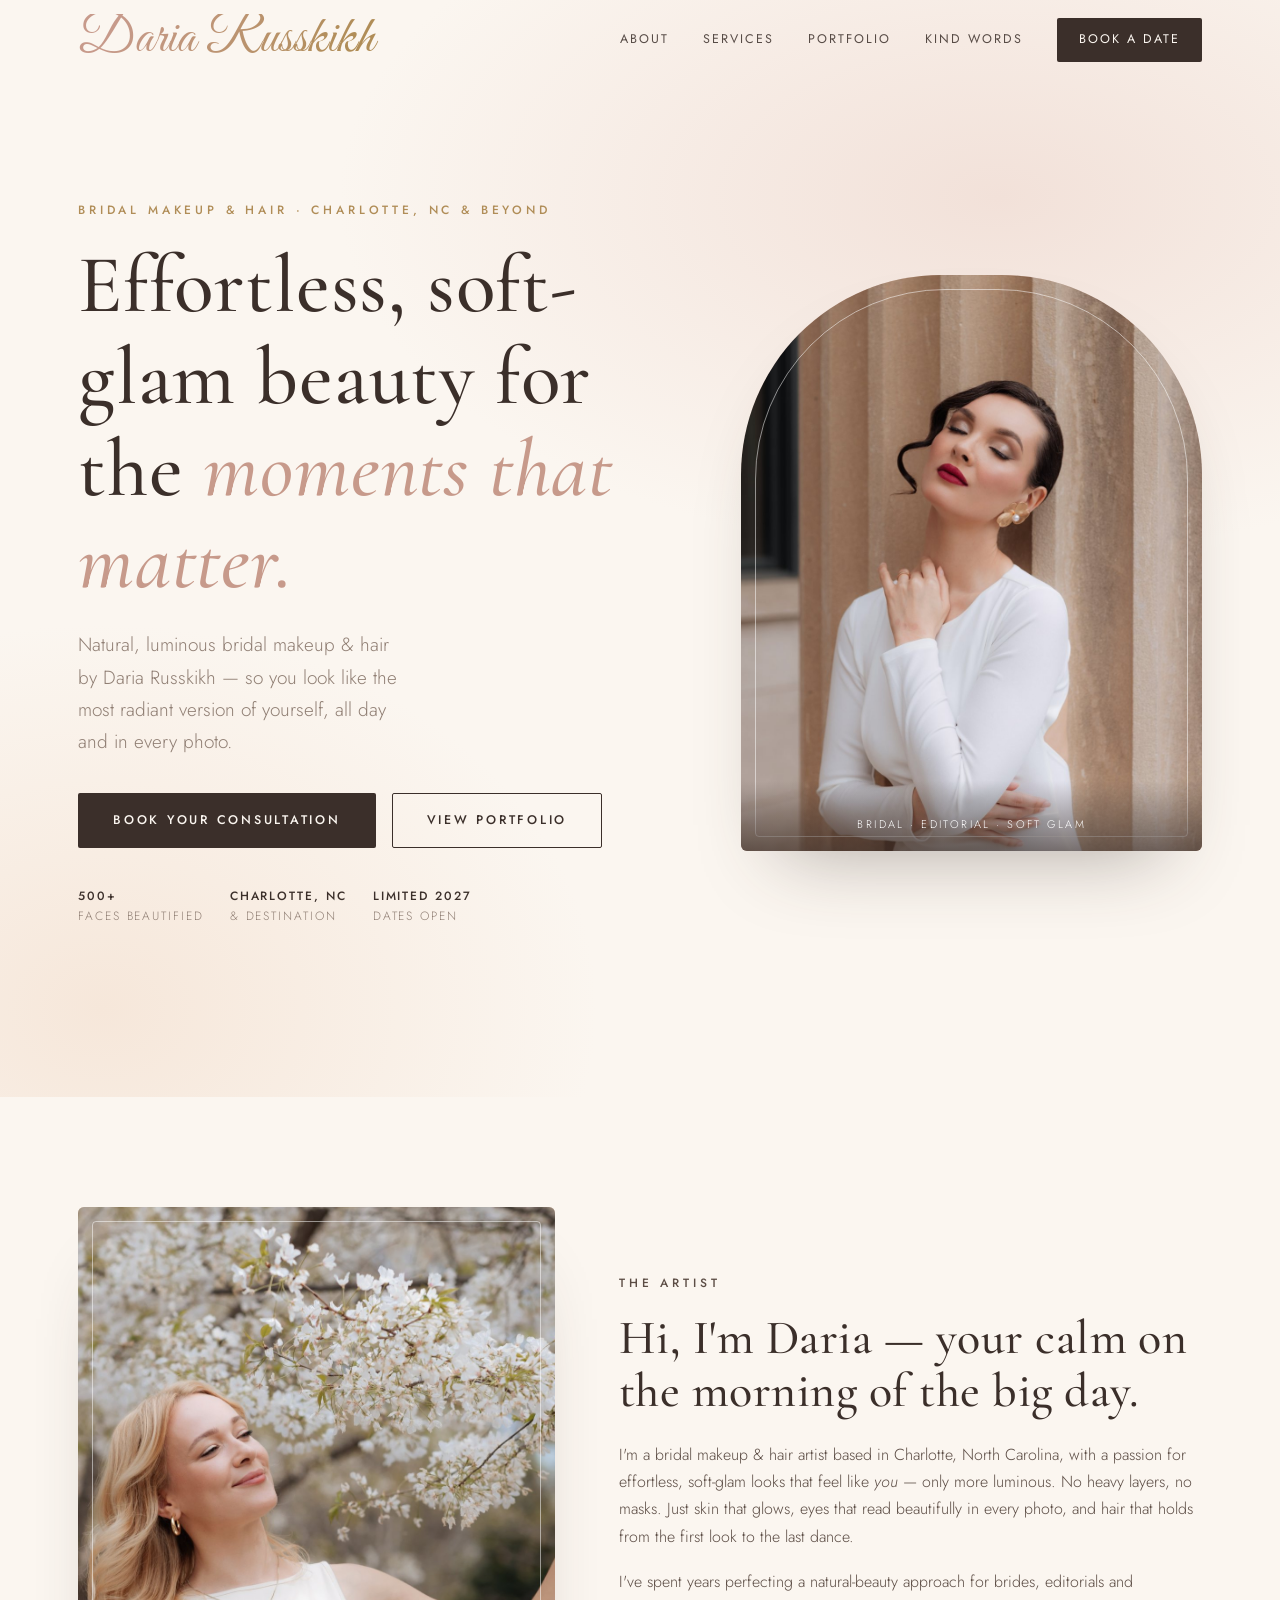
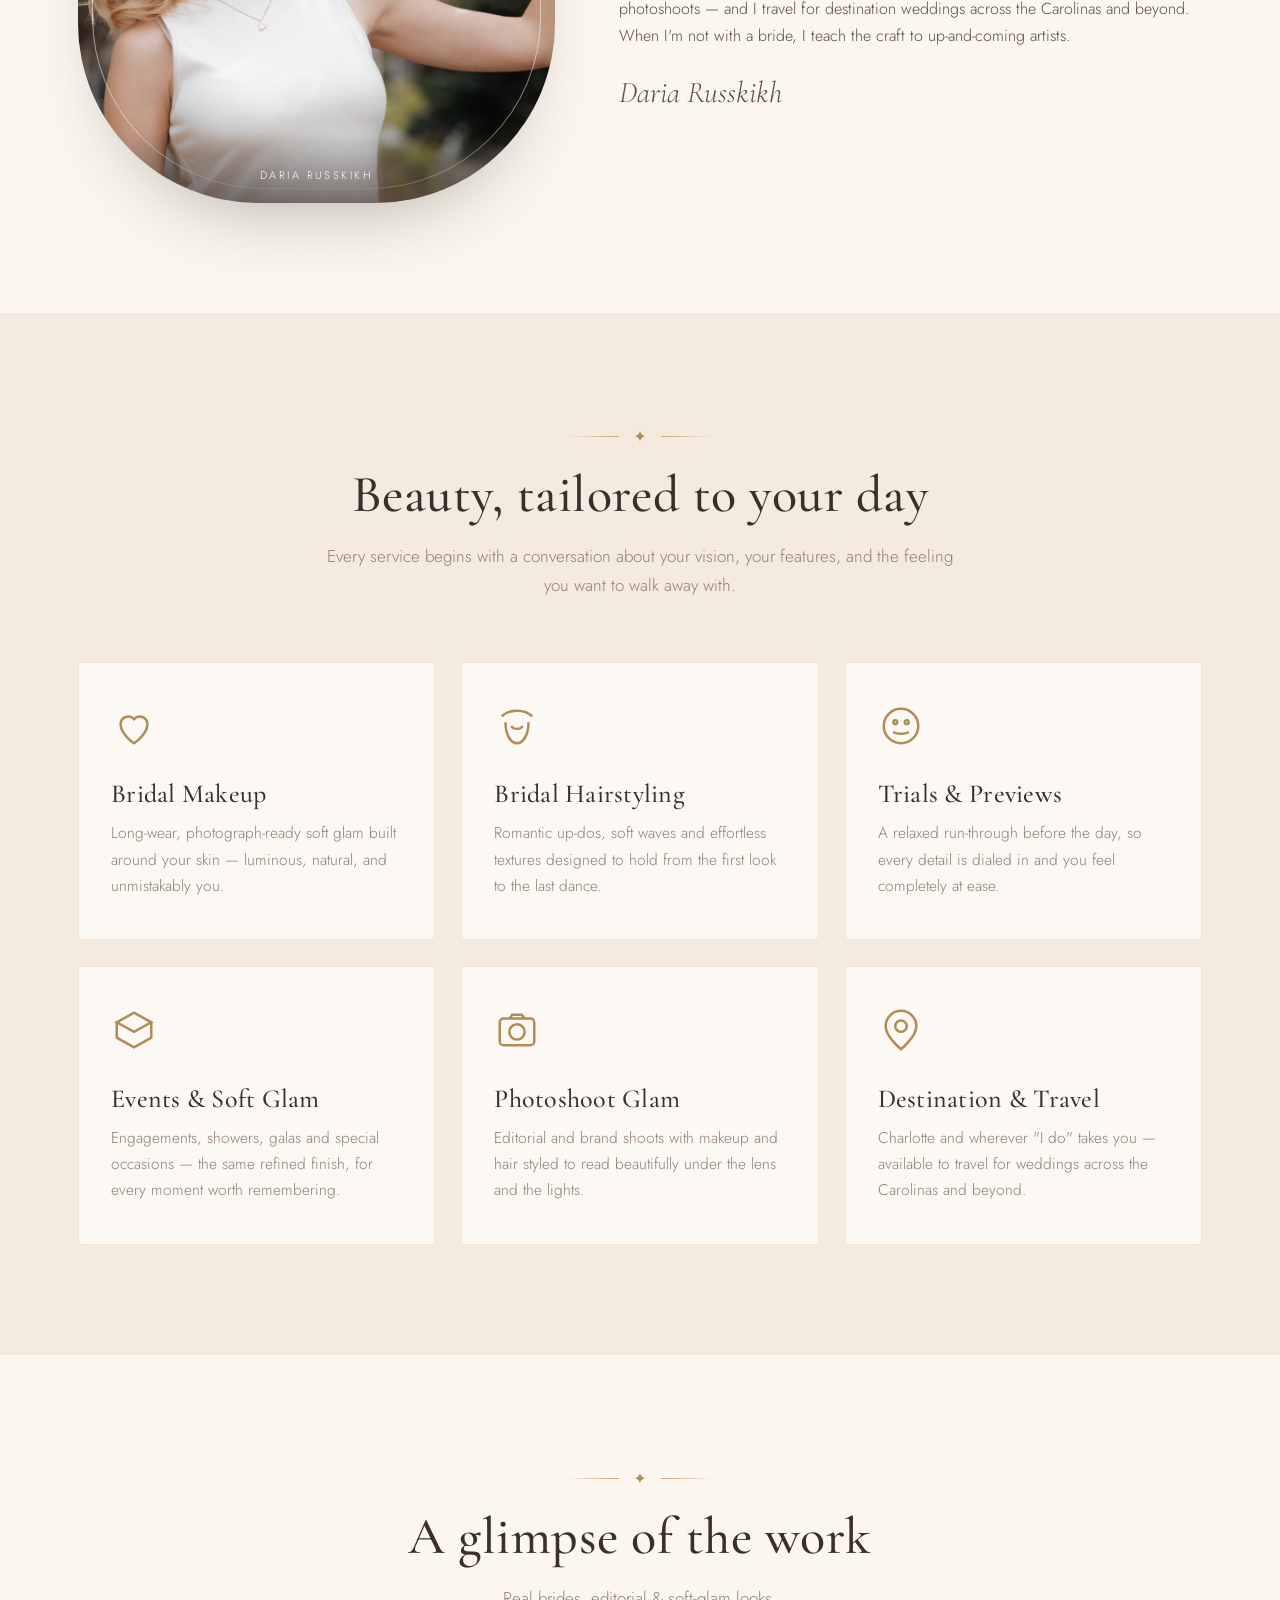
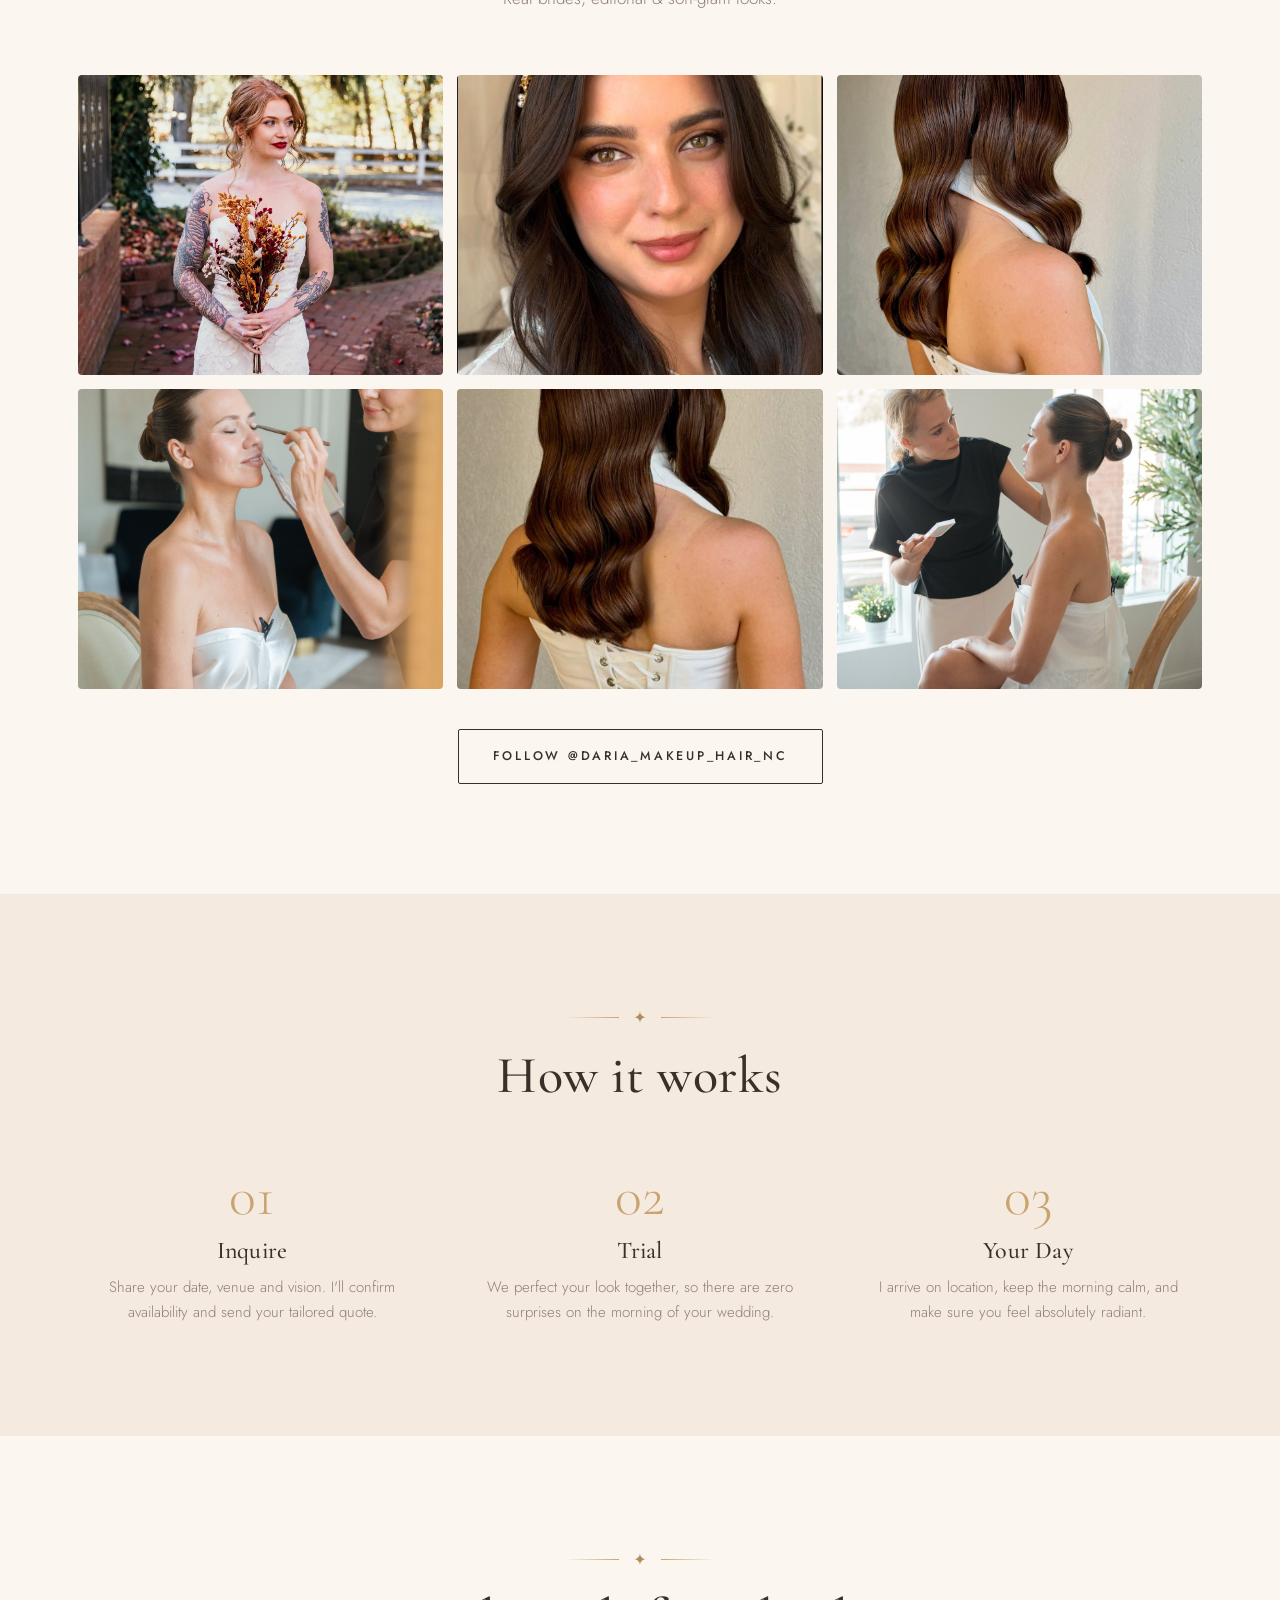
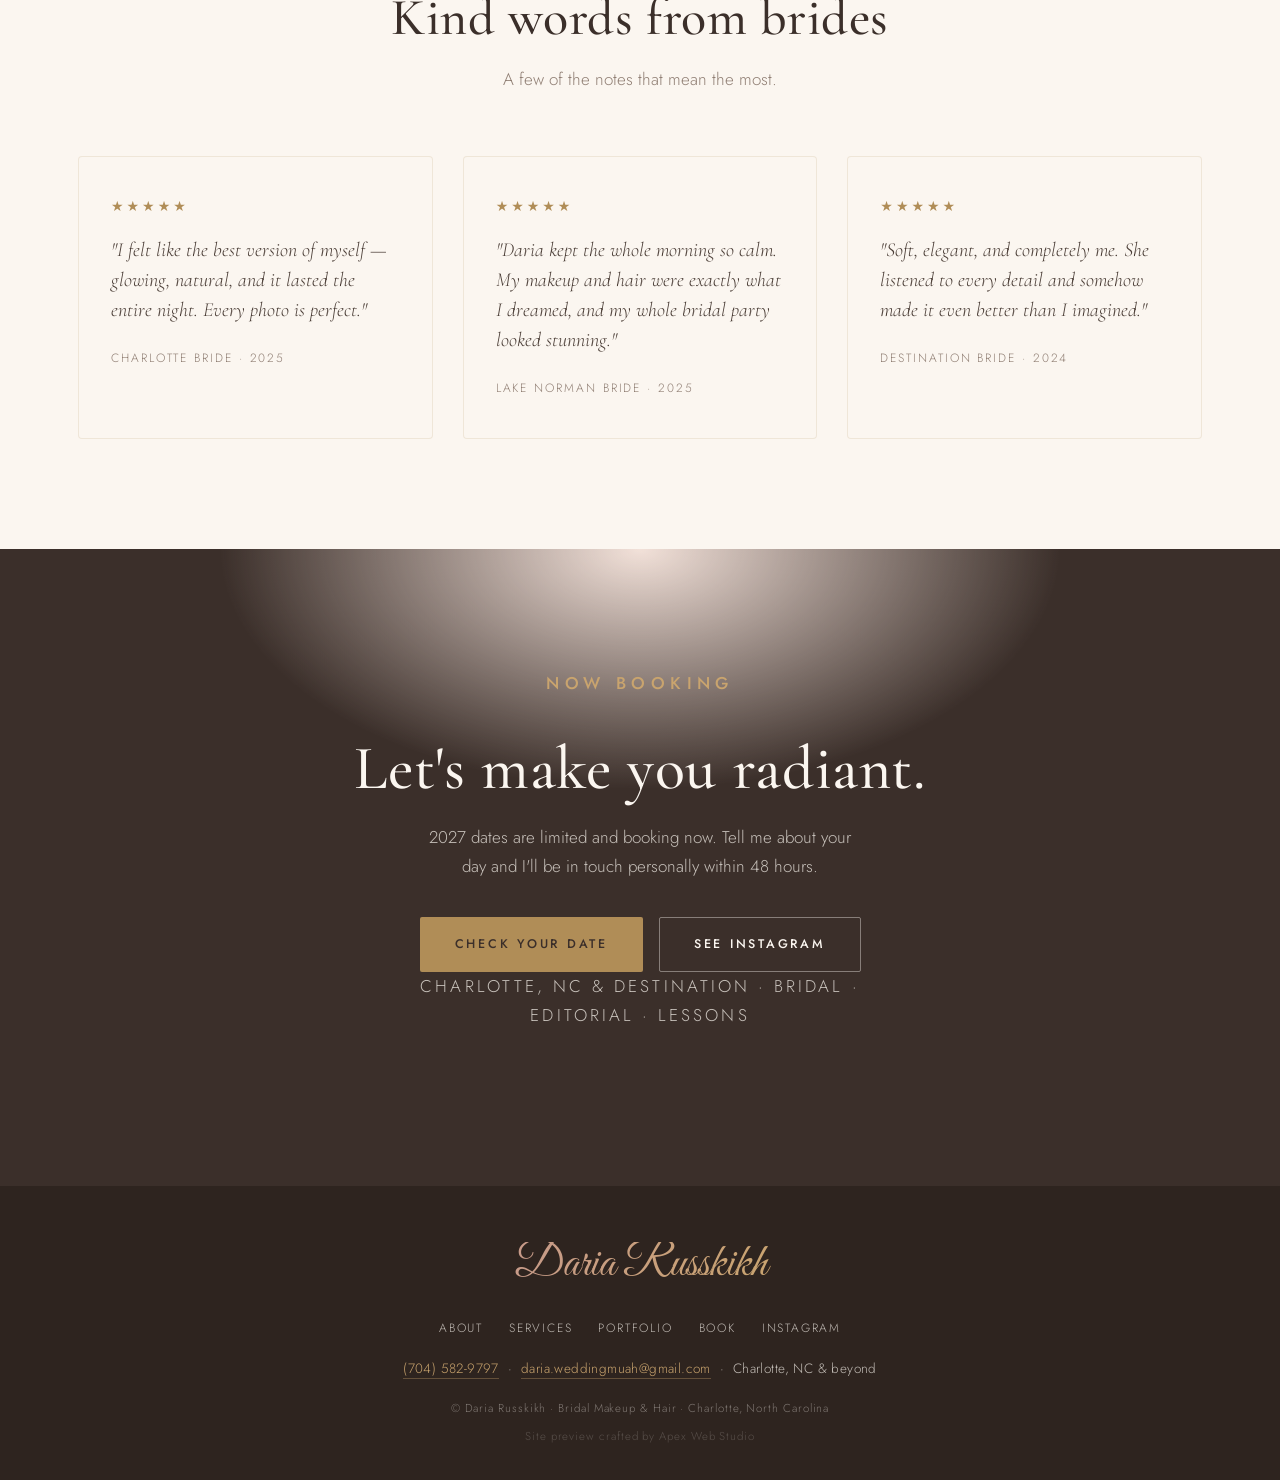
<file: index.html>
<!DOCTYPE html>
<html lang="en" class="no-js">
<head>
<script>document.documentElement.classList.remove('no-js');</script>
<meta charset="UTF-8">
<meta name="viewport" content="width=device-width, initial-scale=1">
<title>Daria Russkikh — Bridal Makeup & Hair | Charlotte, NC</title>
<meta name="description" content="Daria Russkikh — bridal makeup & hair artist in Charlotte, NC and beyond. Effortless soft-glam, natural beauty for your wedding day. Limited 2027 dates — book your consultation.">
<meta name="theme-color" content="#3B2F2A">
<meta property="og:title" content="Daria Russkikh — Bridal Makeup & Hair | Charlotte, NC">
<meta property="og:description" content="Effortless soft-glam, natural bridal beauty in Charlotte, NC & beyond. Book your 2027 date.">
<meta property="og:type" content="website">
<link rel="icon" href="assets/favicon.svg" type="image/svg+xml">
<link rel="preconnect" href="https://fonts.googleapis.com">
<link rel="preconnect" href="https://fonts.gstatic.com" crossorigin>
<link href="https://fonts.googleapis.com/css2?family=Cormorant+Garamond:ital,wght@0,400;0,500;0,600;1,400;1,500&family=Great+Vibes&family=Jost:wght@300;400;500;600&display=swap" rel="stylesheet">
<link rel="stylesheet" href="css/style.css?v=3">
</head>
<body>

<header id="hdr">
  <div class="wrap nav">
    <a href="#top" class="brand" aria-label="Daria Russkikh — Bridal Makeup & Hair"><span class="brand-name">Daria Russkikh</span></a>
    <nav class="nav-links">
      <a href="#about">About</a>
      <a href="#services">Services</a>
      <a href="#portfolio">Portfolio</a>
      <a href="#words">Kind Words</a>
      <a href="book.html" class="nav-cta">Book a Date</a>
    </nav>
    <div class="burger" id="burger"><span></span><span></span><span></span></div>
  </div>
</header>

<a id="top"></a>
<section class="hero">
  <div class="wrap hero-grid">
    <div class="hero-copy reveal">
      <p class="eyebrow">Bridal Makeup &amp; Hair · Charlotte, NC &amp; Beyond</p>
      <h1>Effortless, soft-glam beauty for the <em>moments that matter.</em></h1>
      <p class="hero-lede">Natural, luminous bridal makeup &amp; hair by Daria Russkikh — so you look like the most radiant version of yourself, all day and in every photo.</p>
      <div class="hero-cta">
        <a href="book.html" class="btn btn-solid">Book Your Consultation</a>
        <a href="#portfolio" class="btn btn-ghost">View Portfolio</a>
      </div>
      <div class="hero-meta">
        <div><b>500+</b><br>Faces Beautified</div>
        <div><b>Charlotte, NC</b><br>&amp; Destination</div>
        <div><b>Limited 2027</b><br>Dates Open</div>
      </div>
    </div>
    <div class="hero-media reveal">
      <div class="portrait">
        <img src="assets/photos/g2.jpg" alt="Editorial bridal makeup and hair by Daria Russkikh">
        <span class="portrait-tag">Bridal · Editorial · Soft Glam</span>
      </div>
    </div>
  </div>
</section>

<!-- ABOUT -->
<section id="about">
  <div class="wrap about-grid">
    <div class="about-portrait reveal">
      <img src="assets/photos/daria-portrait.jpg" alt="Daria Russkikh, bridal makeup &amp; hair artist in Charlotte, NC">
      <span class="portrait-tag">Daria Russkikh</span>
    </div>
    <div class="about-copy reveal">
      <p class="eyebrow">The Artist</p>
      <h2>Hi, I'm Daria — your calm on the morning of the big day.</h2>
      <p>I'm a bridal makeup &amp; hair artist based in Charlotte, North Carolina, with a passion for effortless, soft-glam looks that feel like <em>you</em> — only more luminous. No heavy layers, no masks. Just skin that glows, eyes that read beautifully in every photo, and hair that holds from the first look to the last dance.</p>
      <p>I've spent years perfecting a natural-beauty approach for brides, editorials and photoshoots — and I travel for destination weddings across the Carolinas and beyond. When I'm not with a bride, I teach the craft to up-and-coming artists.</p>
      <p class="sign">Daria Russkikh</p>
    </div>
  </div>
</section>

<!-- SERVICES -->
<section id="services" class="alt">
  <div class="wrap">
    <div class="sec-head reveal">
      <div class="divider"><span></span>✦<span></span></div>
      <h2>Beauty, tailored to your day</h2>
      <p>Every service begins with a conversation about your vision, your features, and the feeling you want to walk away with.</p>
    </div>
    <div class="svc-grid">
      <div class="svc reveal"><svg class="ic" viewBox="0 0 24 24" fill="none" stroke="currentColor" stroke-width="1.3"><path d="M12 21s-7-4.5-7-10a4 4 0 0 1 7-2.6A4 4 0 0 1 19 11c0 5.5-7 10-7 10Z"/></svg><h3>Bridal Makeup</h3><p>Long-wear, photograph-ready soft glam built around your skin — luminous, natural, and unmistakably you.</p></div>
      <div class="svc reveal"><svg class="ic" viewBox="0 0 24 24" fill="none" stroke="currentColor" stroke-width="1.3"><path d="M4 7c4-4 12-4 16 0"/><path d="M6 10c0 7 3 11 6 11s6-4 6-11"/><path d="M9 12c1 2 5 2 6 0"/></svg><h3>Bridal Hairstyling</h3><p>Romantic up-dos, soft waves and effortless textures designed to hold from the first look to the last dance.</p></div>
      <div class="svc reveal"><svg class="ic" viewBox="0 0 24 24" fill="none" stroke="currentColor" stroke-width="1.3"><circle cx="12" cy="12" r="9"/><path d="M8 15c1.2 1.4 6.8 1.4 8 0"/><circle cx="9" cy="10" r="1"/><circle cx="15" cy="10" r="1"/></svg><h3>Trials &amp; Previews</h3><p>A relaxed run-through before the day, so every detail is dialed in and you feel completely at ease.</p></div>
      <div class="svc reveal"><svg class="ic" viewBox="0 0 24 24" fill="none" stroke="currentColor" stroke-width="1.3"><path d="M3 8l9-5 9 5-9 5-9-5Z"/><path d="M3 8v8l9 5 9-5V8"/></svg><h3>Events &amp; Soft Glam</h3><p>Engagements, showers, galas and special occasions — the same refined finish, for every moment worth remembering.</p></div>
      <div class="svc reveal"><svg class="ic" viewBox="0 0 24 24" fill="none" stroke="currentColor" stroke-width="1.3"><rect x="3" y="6" width="18" height="14" rx="2"/><circle cx="12" cy="13" r="4"/><path d="M8 6l1.5-2h5L16 6"/></svg><h3>Photoshoot Glam</h3><p>Editorial and brand shoots with makeup and hair styled to read beautifully under the lens and the lights.</p></div>
      <div class="svc reveal"><svg class="ic" viewBox="0 0 24 24" fill="none" stroke="currentColor" stroke-width="1.3"><circle cx="12" cy="10" r="3"/><path d="M12 2a8 8 0 0 0-8 8c0 5.5 8 12 8 12s8-6.5 8-12a8 8 0 0 0-8-8Z"/></svg><h3>Destination &amp; Travel</h3><p>Charlotte and wherever "I do" takes you — available to travel for weddings across the Carolinas and beyond.</p></div>
    </div>
  </div>
</section>

<!-- PORTFOLIO -->
<section id="portfolio">
  <div class="wrap">
    <div class="sec-head reveal">
      <div class="divider"><span></span>✦<span></span></div>
      <h2>A glimpse of the work</h2>
      <p>Real brides, editorial &amp; soft-glam looks.</p>
    </div>
    <div class="pgal">
      <a href="https://www.instagram.com/daria_makeup_hair_nc/" target="_blank" rel="noopener"><img src="assets/photos/g1.jpg" alt="Bride with autumn bouquet — soft-glam bridal makeup and hair" loading="lazy"></a>
      <a href="https://www.instagram.com/daria_makeup_hair_nc/" target="_blank" rel="noopener"><img src="assets/photos/hero-bride.jpg" alt="Soft-glam bridal makeup with gold floral headpiece" loading="lazy"></a>
      <a href="https://www.instagram.com/daria_makeup_hair_nc/" target="_blank" rel="noopener"><img src="assets/photos/g3.jpg" alt="Glossy Hollywood bridal hair waves" loading="lazy"></a>
      <a href="https://www.instagram.com/daria_makeup_hair_nc/" target="_blank" rel="noopener"><img src="assets/photos/g5.jpg" alt="Daria applying luminous bridal makeup" loading="lazy"></a>
      <a href="https://www.instagram.com/daria_makeup_hair_nc/" target="_blank" rel="noopener"><img src="assets/photos/g4.jpg" alt="Elegant bridal hairstyle from behind" loading="lazy"></a>
      <a href="https://www.instagram.com/daria_makeup_hair_nc/" target="_blank" rel="noopener"><img src="assets/photos/g6.jpg" alt="Behind the scenes — bridal makeup styling" loading="lazy"></a>
    </div>
    <div class="ig-follow"><a href="https://www.instagram.com/daria_makeup_hair_nc/" target="_blank" rel="noopener" class="btn btn-ghost">Follow @daria_makeup_hair_nc</a></div>
  </div>
</section>

<!-- PROCESS -->
<section class="alt">
  <div class="wrap">
    <div class="sec-head reveal">
      <div class="divider"><span></span>✦<span></span></div>
      <h2>How it works</h2>
    </div>
    <div class="steps">
      <div class="step reveal"><div class="n">01</div><h3>Inquire</h3><p>Share your date, venue and vision. I'll confirm availability and send your tailored quote.</p></div>
      <div class="step reveal"><div class="n">02</div><h3>Trial</h3><p>We perfect your look together, so there are zero surprises on the morning of your wedding.</p></div>
      <div class="step reveal"><div class="n">03</div><h3>Your Day</h3><p>I arrive on location, keep the morning calm, and make sure you feel absolutely radiant.</p></div>
    </div>
  </div>
</section>

<!-- TESTIMONIALS -->
<section id="words">
  <div class="wrap">
    <div class="sec-head reveal">
      <div class="divider"><span></span>✦<span></span></div>
      <h2>Kind words from brides</h2>
      <p>A few of the notes that mean the most.</p>
    </div>
    <div class="quotes">
      <div class="quote reveal"><div class="stars">★★★★★</div><p>"I felt like the best version of myself — glowing, natural, and it lasted the entire night. Every photo is perfect."</p><cite>Charlotte Bride · 2025</cite></div>
      <div class="quote reveal"><div class="stars">★★★★★</div><p>"Daria kept the whole morning so calm. My makeup and hair were exactly what I dreamed, and my whole bridal party looked stunning."</p><cite>Lake Norman Bride · 2025</cite></div>
      <div class="quote reveal"><div class="stars">★★★★★</div><p>"Soft, elegant, and completely me. She listened to every detail and somehow made it even better than I imagined."</p><cite>Destination Bride · 2024</cite></div>
    </div>
  </div>
</section>

<!-- BOOKING CTA -->
<section class="book" id="book">
  <div class="wrap reveal">
    <p class="eyebrow">Now Booking</p>
    <h2>Let's make you radiant.</h2>
    <p>2027 dates are limited and booking now. Tell me about your day and I'll be in touch personally within 48 hours.</p>
    <div class="hero-cta" style="justify-content:center">
      <a href="book.html" class="btn btn-solid">Check Your Date</a>
      <a href="https://www.instagram.com/daria_makeup_hair_nc/" target="_blank" rel="noopener" class="btn btn-ghost">See Instagram</a>
    </div>
    <p class="book-meta">Charlotte, NC &amp; Destination · Bridal · Editorial · Lessons</p>
  </div>
</section>

<footer>
  <div class="wrap">
    <span class="foot-brand">Daria Russkikh</span>
    <div class="fl">
      <a href="#about">About</a><a href="#services">Services</a><a href="#portfolio">Portfolio</a>
      <a href="book.html">Book</a>
      <a href="https://www.instagram.com/daria_makeup_hair_nc/" target="_blank" rel="noopener">Instagram</a>
    </div>
    <p class="foot-contact"><a href="tel:+17045829797">(704)&nbsp;582-9797</a> &nbsp;·&nbsp; <a href="mailto:daria.weddingmuah@gmail.com">daria.weddingmuah@gmail.com</a> &nbsp;·&nbsp; Charlotte, NC &amp; beyond</p>
    <small>© Daria Russkikh · Bridal Makeup &amp; Hair · Charlotte, North Carolina</small>
    <small style="opacity:.5;margin-top:8px">Site preview crafted by Apex Web Studio</small>
  </div>
</footer>

<script>
const hdr=document.getElementById('hdr');
addEventListener('scroll',()=>hdr.classList.toggle('scrolled',scrollY>40));
const io=new IntersectionObserver((es)=>es.forEach(e=>{if(e.isIntersecting){e.target.classList.add('in');io.unobserve(e.target)}}),{threshold:.12});
document.querySelectorAll('.reveal').forEach((el,i)=>{el.style.transitionDelay=(i%3*90)+'ms';io.observe(el)});
document.getElementById('burger').onclick=()=>location.href='book.html';
</script>
</body>
</html>
</file>
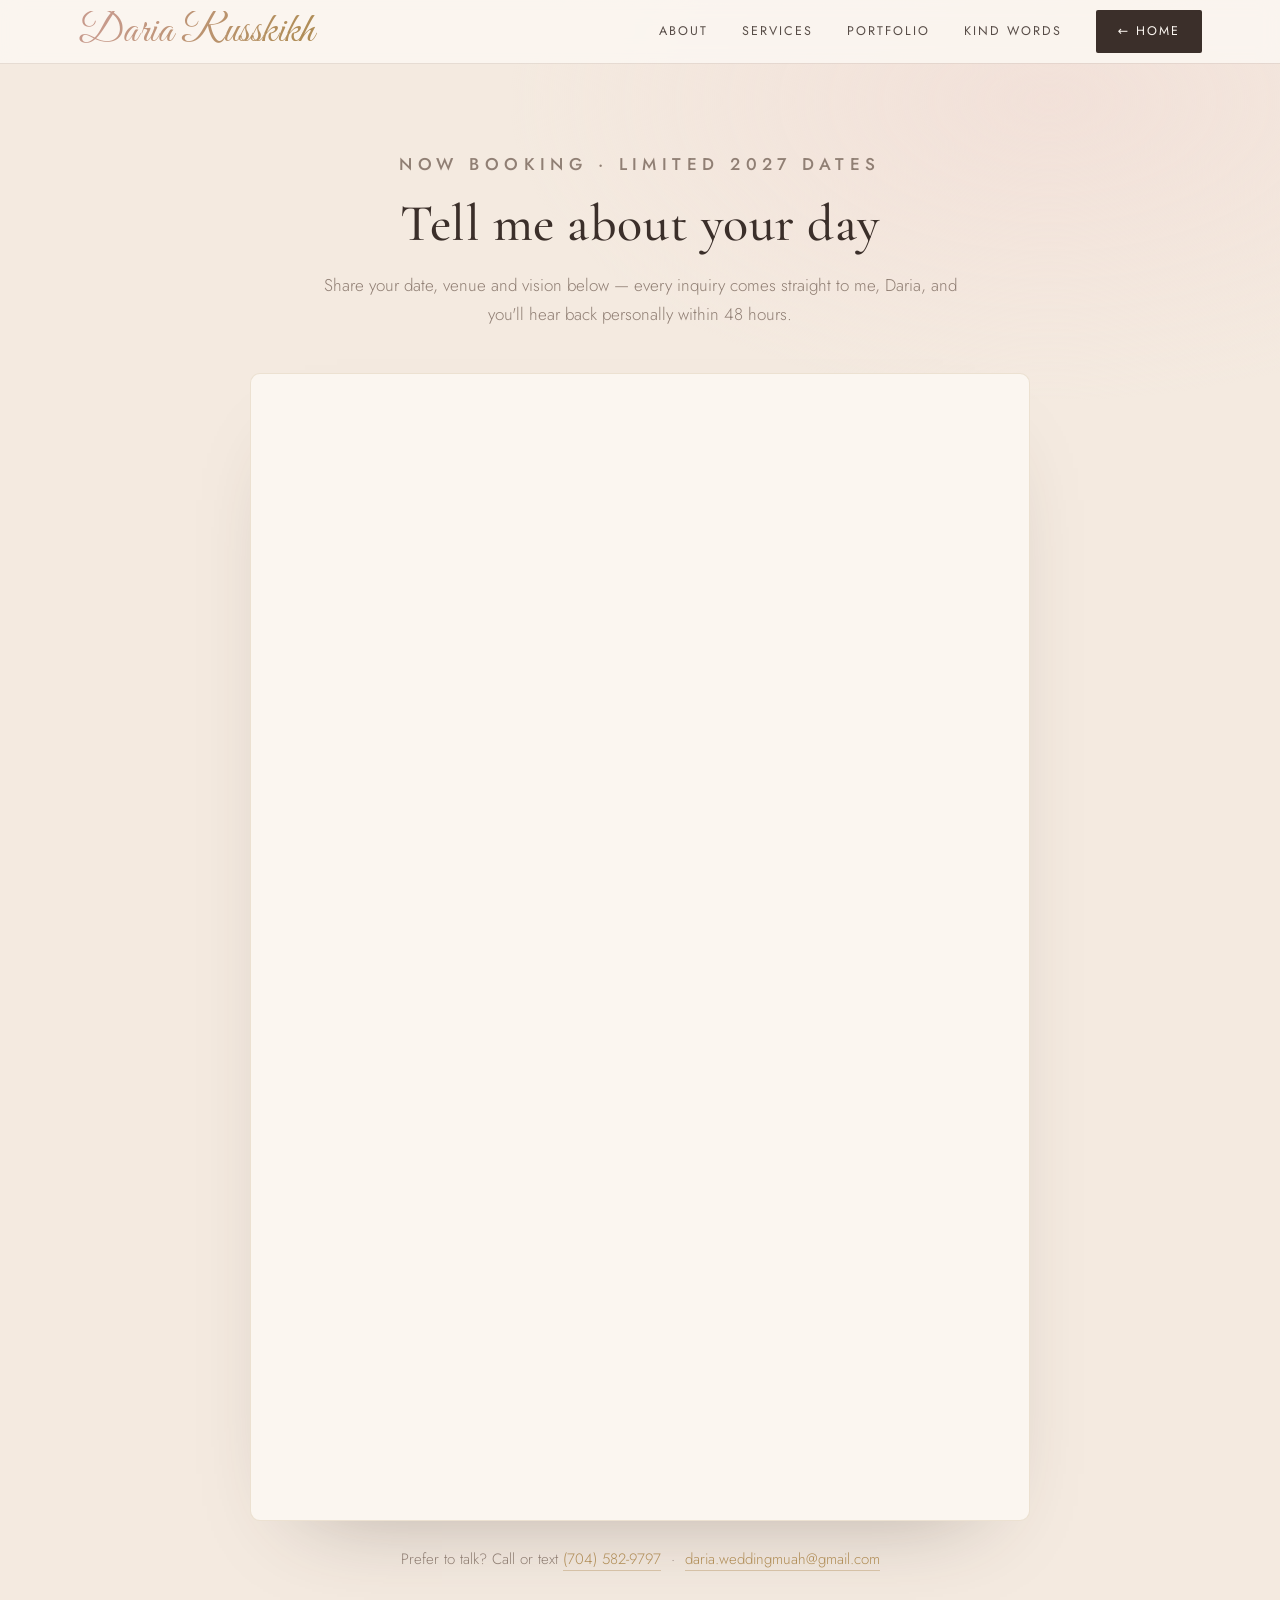
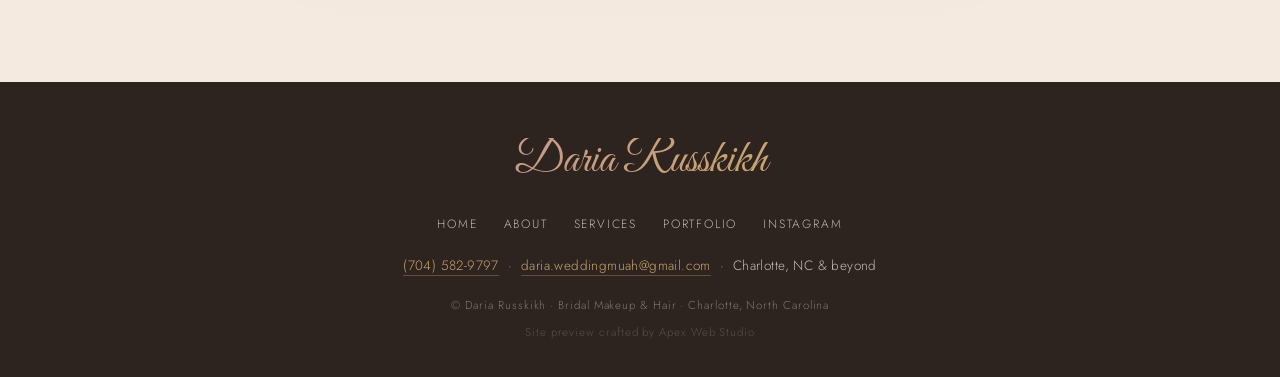
<file: book.html>
<!DOCTYPE html>
<html lang="en" class="no-js">
<head>
<script>document.documentElement.classList.remove('no-js');</script>
<meta charset="UTF-8">
<meta name="viewport" content="width=device-width, initial-scale=1">
<title>Book Your Date — Daria Russkikh | Bridal Makeup & Hair, Charlotte NC</title>
<meta name="description" content="Inquire with Daria Russkikh — bridal makeup & hair in Charlotte, NC and beyond. Share your wedding date, venue and vision, and hear back personally within 48 hours. Limited 2027 dates.">
<meta name="theme-color" content="#3B2F2A">
<meta property="og:title" content="Book Your Date — Daria Russkikh Bridal Makeup & Hair">
<meta property="og:description" content="Share your wedding date and vision — hear back from Daria personally within 48 hours.">
<meta property="og:type" content="website">
<link rel="icon" href="assets/favicon.svg" type="image/svg+xml">
<link rel="preconnect" href="https://fonts.googleapis.com">
<link rel="preconnect" href="https://fonts.gstatic.com" crossorigin>
<link href="https://fonts.googleapis.com/css2?family=Cormorant+Garamond:ital,wght@0,400;0,500;0,600;1,400;1,500&family=Great+Vibes&family=Jost:wght@300;400;500;600&display=swap" rel="stylesheet">
<link rel="stylesheet" href="css/style.css?v=3">
</head>
<body>

<header id="hdr" class="scrolled">
  <div class="wrap nav">
    <a href="index.html" class="brand" aria-label="Daria Russkikh — Bridal Makeup & Hair"><span class="brand-name">Daria Russkikh</span></a>
    <nav class="nav-links">
      <a href="index.html#about">About</a>
      <a href="index.html#services">Services</a>
      <a href="index.html#portfolio">Portfolio</a>
      <a href="index.html#words">Kind Words</a>
      <a href="index.html" class="nav-cta">← Home</a>
    </nav>
    <div class="burger" id="burger"><span></span><span></span><span></span></div>
  </div>
</header>

<section class="book-hero" id="form">
  <div class="wrap">
    <div class="sec-head reveal">
      <p class="eyebrow">Now Booking · Limited 2027 Dates</p>
      <h2>Tell me about your day</h2>
      <p>Share your date, venue and vision below — every inquiry comes straight to me, Daria, and you'll hear back personally within 48 hours.</p>
    </div>
    <div class="form-card reveal">
      <iframe src="https://tally.so/embed/Gxb1VZ?alignLeft=1&amp;hideTitle=1&amp;transparentBackground=1&amp;dynamicHeight=1" width="100%" height="1100" frameborder="0" marginheight="0" marginwidth="0" title="Wedding inquiry form — Daria Russkikh"></iframe>
    </div>
    <p class="talk reveal">Prefer to talk? Call or text <a href="tel:+17045829797">(704)&nbsp;582-9797</a> &nbsp;·&nbsp; <a href="mailto:daria.weddingmuah@gmail.com">daria.weddingmuah@gmail.com</a></p>
  </div>
</section>

<footer>
  <div class="wrap">
    <span class="foot-brand">Daria Russkikh</span>
    <div class="fl">
      <a href="index.html">Home</a>
      <a href="index.html#about">About</a>
      <a href="index.html#services">Services</a>
      <a href="index.html#portfolio">Portfolio</a>
      <a href="https://www.instagram.com/daria_makeup_hair_nc/" target="_blank" rel="noopener">Instagram</a>
    </div>
    <p class="foot-contact"><a href="tel:+17045829797">(704)&nbsp;582-9797</a> &nbsp;·&nbsp; <a href="mailto:daria.weddingmuah@gmail.com">daria.weddingmuah@gmail.com</a> &nbsp;·&nbsp; Charlotte, NC &amp; beyond</p>
    <small>© Daria Russkikh · Bridal Makeup &amp; Hair · Charlotte, North Carolina</small>
    <small style="opacity:.5;margin-top:8px">Site preview crafted by Apex Web Studio</small>
  </div>
</footer>

<script>
const hdr=document.getElementById('hdr');
addEventListener('scroll',()=>hdr.classList.toggle('scrolled',true));
const io=new IntersectionObserver((es)=>es.forEach(e=>{if(e.isIntersecting){e.target.classList.add('in');io.unobserve(e.target)}}),{threshold:.08});
document.querySelectorAll('.reveal').forEach((el,i)=>{el.style.transitionDelay=(i*90)+'ms';io.observe(el)});
document.getElementById('burger').onclick=()=>document.getElementById('form').scrollIntoView({behavior:'smooth'});
</script>
<script>
(function(){var d=document,w="https://tally.so/widgets/embed.js",v=function(){if(typeof Tally!=="undefined"){Tally.loadEmbeds()}};
if(typeof Tally!=="undefined"){v()}else if(d.querySelector('script[src="'+w+'"]')==null){var s=d.createElement("script");s.src=w;s.onload=v;s.onerror=v;d.body.appendChild(s)}})();
</script>
</body>
</html>
</file>
<file: css/style.css>
:root{
  --ivory:#FBF6F0; --cream:#F4EAE0; --blush:#EBCDC2; --blush-soft:#F2E1D9;
  --rose:#C79A8B; --gold:#B08D57; --gold-lt:#C9A46E; --ink:#3B2F2A; --muted:#907F74;
  --serif:'Cormorant Garamond',Georgia,serif; --sans:'Jost',system-ui,sans-serif;
  --maxw:1180px;
}
*{margin:0;padding:0;box-sizing:border-box}
html{scroll-behavior:smooth}
body{font-family:var(--sans);color:var(--ink);background:var(--ivory);line-height:1.7;font-weight:300;-webkit-font-smoothing:antialiased}
img{max-width:100%;display:block}
a{color:inherit;text-decoration:none}
.wrap{max-width:var(--maxw);margin:0 auto;padding:0 28px}
h1,h2,h3{font-family:var(--serif);font-weight:500;line-height:1.12;letter-spacing:.01em}
.eyebrow{font-family:var(--sans);font-weight:500;font-size:12px;letter-spacing:.32em;text-transform:uppercase;color:var(--gold)}
.serif-em{font-style:italic;font-weight:400}
.btn{display:inline-block;font-family:var(--sans);font-size:12.5px;letter-spacing:.22em;text-transform:uppercase;font-weight:500;padding:16px 34px;border-radius:2px;transition:.35s;cursor:pointer;border:1px solid transparent}
.btn-solid{background:var(--ink);color:var(--ivory)}
.btn-solid:hover{background:var(--gold);transform:translateY(-2px)}
.btn-ghost{border-color:var(--ink);color:var(--ink)}
.btn-ghost:hover{background:var(--ink);color:var(--ivory)}
.divider{display:flex;align-items:center;justify-content:center;gap:14px;color:var(--gold)}
.divider span{height:1px;width:54px;background:linear-gradient(90deg,transparent,var(--gold-lt))}
.divider span:last-child{background:linear-gradient(90deg,var(--gold-lt),transparent)}

/* nav */
header{position:fixed;top:0;left:0;right:0;z-index:50;transition:.4s;padding:14px 0}
header.scrolled{background:rgba(251,246,240,.92);backdrop-filter:blur(10px);padding:10px 0;box-shadow:0 1px 0 rgba(59,47,42,.07)}
.nav{display:flex;align-items:center;justify-content:space-between}
.brand{font-family:var(--serif);font-size:23px;letter-spacing:.04em;display:flex;align-items:center;gap:11px}
.brand b{font-weight:600}
.brand-name{font-family:'Great Vibes',cursive;font-weight:400;font-size:52px;line-height:1;letter-spacing:.01em;text-transform:none;padding-right:6px;
  background:linear-gradient(120deg,var(--rose) 12%,var(--gold) 88%);-webkit-background-clip:text;background-clip:text;-webkit-text-fill-color:transparent;color:var(--gold);transition:font-size .4s}
header.scrolled .brand-name{font-size:42px}
@media(max-width:900px){.brand-name{font-size:40px}}
.mono{width:38px;height:38px;border:1px solid var(--gold);border-radius:50%;display:grid;place-items:center;font-size:17px;color:var(--gold);font-weight:600}
.nav-links{display:flex;gap:34px;align-items:center}
.nav-links a{font-size:12.5px;letter-spacing:.16em;text-transform:uppercase;font-weight:400;color:var(--ink);opacity:.85;transition:.25s}
.nav-links a:hover{opacity:1;color:var(--gold)}
.nav-cta{background:var(--ink);color:var(--ivory)!important;padding:11px 22px;border-radius:2px;opacity:1!important}
.nav-cta:hover{background:var(--gold)}
.burger{display:none;flex-direction:column;gap:5px;cursor:pointer}
.burger span{width:24px;height:1.5px;background:var(--ink)}

/* hero */
.hero{position:relative;min-height:100vh;display:flex;align-items:center;overflow:hidden;background:
  radial-gradient(1100px 600px at 78% 18%,var(--blush-soft),transparent 60%),
  radial-gradient(900px 700px at 8% 92%,#F6E7DA,transparent 55%),var(--ivory)}
.hero-grid{display:grid;grid-template-columns:1.15fr .85fr;gap:40px;align-items:center;padding-top:90px;padding-bottom:60px}
.hero h1{font-size:clamp(44px,6.4vw,86px);margin:20px 0 10px}
.hero h1 em{color:var(--rose)}
.hero-lede{font-size:19px;color:var(--muted);max-width:30ch;margin:22px 0 34px;font-weight:300}
.hero-cta{display:flex;gap:16px;flex-wrap:wrap}
.hero-meta{margin-top:38px;display:flex;gap:26px;flex-wrap:wrap;font-size:12px;letter-spacing:.16em;text-transform:uppercase;color:var(--muted)}
.hero-meta b{color:var(--ink);font-weight:500}
/* portrait frame */
.portrait{position:relative;aspect-ratio:4/5;border-radius:200px 200px 6px 6px;overflow:hidden;
  background:linear-gradient(160deg,var(--blush) 0%,var(--blush-soft) 55%,#EFDccF 100%);
  box-shadow:0 40px 80px -40px rgba(59,47,42,.4);display:grid;place-items:center}
.portrait::after{content:"";position:absolute;inset:14px;border:1px solid rgba(255,255,255,.5);border-radius:190px 190px 4px 4px;pointer-events:none}
.floral{position:absolute;width:150px;opacity:.5;color:var(--gold-lt)}
.floral.tl{top:78px;left:-24px;transform:rotate(-12deg)}
.floral.br{bottom:-20px;right:-18px;transform:rotate(160deg)}
.portrait .floral{display:none}
.portrait-tag{position:absolute;left:0;right:0;bottom:0;z-index:2;padding:34px 18px 18px;color:#fff;font-size:11px;letter-spacing:.22em;text-transform:uppercase;text-align:center;background:linear-gradient(to top,rgba(59,47,42,.65),transparent)}
.portrait img,.about-portrait img{position:absolute;inset:0;width:100%;height:100%;object-fit:cover}
.about-portrait img{object-position:center 24%}

/* generic section */
section{padding:110px 0}
.sec-head{text-align:center;max-width:640px;margin:0 auto 62px}
.sec-head h2{font-size:clamp(34px,4.4vw,52px);margin:16px 0 18px}
.sec-head p{color:var(--muted);font-size:17px}
.alt{background:var(--cream)}

/* about */
.about-grid{display:grid;grid-template-columns:.9fr 1.1fr;gap:64px;align-items:center}
.about-copy h2{font-size:clamp(32px,4vw,48px);margin:18px 0 22px}
.about-copy p{color:#5c4d45;margin-bottom:18px}
.sign{font-family:var(--serif);font-style:italic;font-size:30px;color:var(--gold);margin-top:8px}
.about-portrait{aspect-ratio:4/5;border-radius:6px 6px 180px 180px;overflow:hidden;background:linear-gradient(200deg,#EEDacc,var(--blush));display:grid;place-items:center;box-shadow:0 40px 80px -46px rgba(59,47,42,.45);position:relative}
.about-portrait::after{content:"";position:absolute;inset:14px;border:1px solid rgba(255,255,255,.5);border-radius:4px 4px 172px 172px}

/* services */
.svc-grid{display:grid;grid-template-columns:repeat(3,1fr);gap:26px}
.svc{background:var(--ivory);border:1px solid rgba(176,141,87,.18);border-radius:4px;padding:40px 32px;transition:.4s}
.alt .svc{background:#FCF8F3}
.svc:hover{transform:translateY(-6px);box-shadow:0 30px 60px -38px rgba(59,47,42,.35);border-color:var(--gold-lt)}
.svc .ic{width:46px;height:46px;color:var(--gold);margin-bottom:22px}
.svc h3{font-size:26px;margin-bottom:12px}
.svc p{color:var(--muted);font-size:15.5px}

/* portfolio */
.pgal{display:grid;grid-template-columns:repeat(3,1fr);grid-auto-rows:300px;gap:14px}
.pgal a{position:relative;overflow:hidden;border-radius:4px;display:block;background:var(--blush-soft)}
.pgal img{width:100%;height:100%;object-fit:cover;transition:transform .8s cubic-bezier(.2,.7,.2,1)}
.pgal a:hover img{transform:scale(1.06)}
.ig-follow{text-align:center;margin-top:40px}
@media(max-width:900px){.pgal{grid-template-columns:repeat(2,1fr);grid-auto-rows:210px}}

/* steps */
.steps{display:grid;grid-template-columns:repeat(3,1fr);gap:40px;counter-reset:s}
.step{text-align:center;padding:0 10px}
.step .n{font-family:var(--serif);font-size:56px;color:var(--gold-lt);line-height:1}
.step h3{font-size:24px;margin:14px 0 10px}
.step p{color:var(--muted);font-size:15px}

/* testimonials */
.quotes{display:grid;grid-template-columns:repeat(3,1fr);gap:30px}
.quote{background:var(--ivory);border-radius:4px;padding:38px 32px;border:1px solid rgba(176,141,87,.16)}
.quote .stars{color:var(--gold);letter-spacing:3px;font-size:14px;margin-bottom:16px}
.quote p{font-family:var(--serif);font-size:20px;font-style:italic;line-height:1.5;color:#4a3d36;margin-bottom:18px}
.quote cite{font-family:var(--sans);font-style:normal;font-size:12px;letter-spacing:.16em;text-transform:uppercase;color:var(--muted)}

/* booking CTA */
.book{position:relative;text-align:center;background:
  radial-gradient(700px 400px at 50% 0,var(--blush-soft),transparent 60%),var(--ink);color:var(--ivory);padding:120px 0}
.book .eyebrow{color:var(--gold-lt)}
.book h2{font-size:clamp(36px,5vw,62px);margin:18px 0 20px;color:var(--ivory)}
.book p{color:rgba(251,246,240,.72);max-width:44ch;margin:0 auto 36px;font-size:17px}
.book .btn-solid{background:var(--gold);color:var(--ink)}
.book .btn-solid:hover{background:var(--gold-lt)}
.book .btn-ghost{border-color:rgba(251,246,240,.4);color:var(--ivory)}
.book .btn-ghost:hover{background:var(--ivory);color:var(--ink)}
.book-meta{margin-top:34px;color:rgba(251,246,240,.6);font-size:12px;letter-spacing:.18em;text-transform:uppercase}

/* inquiry / booking page */
.inquiry{background:var(--cream)}
.book-hero{background:
  radial-gradient(900px 500px at 82% 6%,var(--blush-soft),transparent 60%),var(--cream);
  padding-top:150px;padding-bottom:110px;min-height:100vh}
.book-hero .sec-head{margin-bottom:44px}
.form-card{max-width:780px;margin:0 auto;background:var(--ivory);border:1px solid rgba(176,141,87,.2);border-radius:10px;padding:26px 26px 20px;box-shadow:0 40px 90px -55px rgba(59,47,42,.4)}
.form-card iframe{width:100%;border:0;background:transparent;min-height:900px;display:block}
@media(max-width:600px){.form-card{padding:14px 12px}}
.talk{text-align:center;margin-top:26px;color:var(--muted);font-size:15px}
.talk a{color:var(--gold);border-bottom:1px solid rgba(176,141,87,.4)}
.talk a:hover{color:var(--ink)}

/* footer */
footer{background:#2E241F;color:rgba(251,246,240,.7);padding:56px 0 34px;text-align:center}
footer .mono{margin:0 auto 18px;border-color:var(--gold-lt);color:var(--gold-lt)}
.foot-brand{display:inline-block;font-family:'Great Vibes',cursive;font-size:46px;line-height:1;margin-bottom:10px;padding:0 8px;
  background:linear-gradient(120deg,var(--rose),var(--gold-lt));-webkit-background-clip:text;background-clip:text;-webkit-text-fill-color:transparent;color:var(--gold-lt)}
footer .fl{display:flex;gap:26px;justify-content:center;margin:20px 0;flex-wrap:wrap}
footer .fl a{font-size:12px;letter-spacing:.15em;text-transform:uppercase}
footer .fl a:hover{color:var(--gold-lt)}
.foot-contact{margin:2px 0 2px;font-size:13.5px;letter-spacing:.03em;color:rgba(251,246,240,.72)}
.foot-contact a{color:var(--gold-lt);border-bottom:1px solid rgba(201,164,110,.35)}
.foot-contact a:hover{color:#fff}
footer small{display:block;margin-top:18px;font-size:11.5px;letter-spacing:.08em;color:rgba(251,246,240,.4)}

/* reveal */
.reveal{opacity:0;transform:translateY(26px);transition:.9s cubic-bezier(.2,.7,.2,1)}
.reveal.in{opacity:1;transform:none}
.no-js .reveal{opacity:1;transform:none}

@media(max-width:900px){
  .hero-grid,.about-grid{grid-template-columns:1fr;gap:44px}
  .hero{min-height:auto;padding-bottom:20px}
  .hero-media{max-width:320px;margin:10px auto 0}
  .hero h1{font-size:clamp(40px,10vw,58px)}
  .svc-grid,.quotes,.steps{grid-template-columns:1fr}
  .nav-links{display:none}
  .burger{display:flex}
  section{padding:82px 0}
  .book-hero{padding-top:120px}
}
</file>
